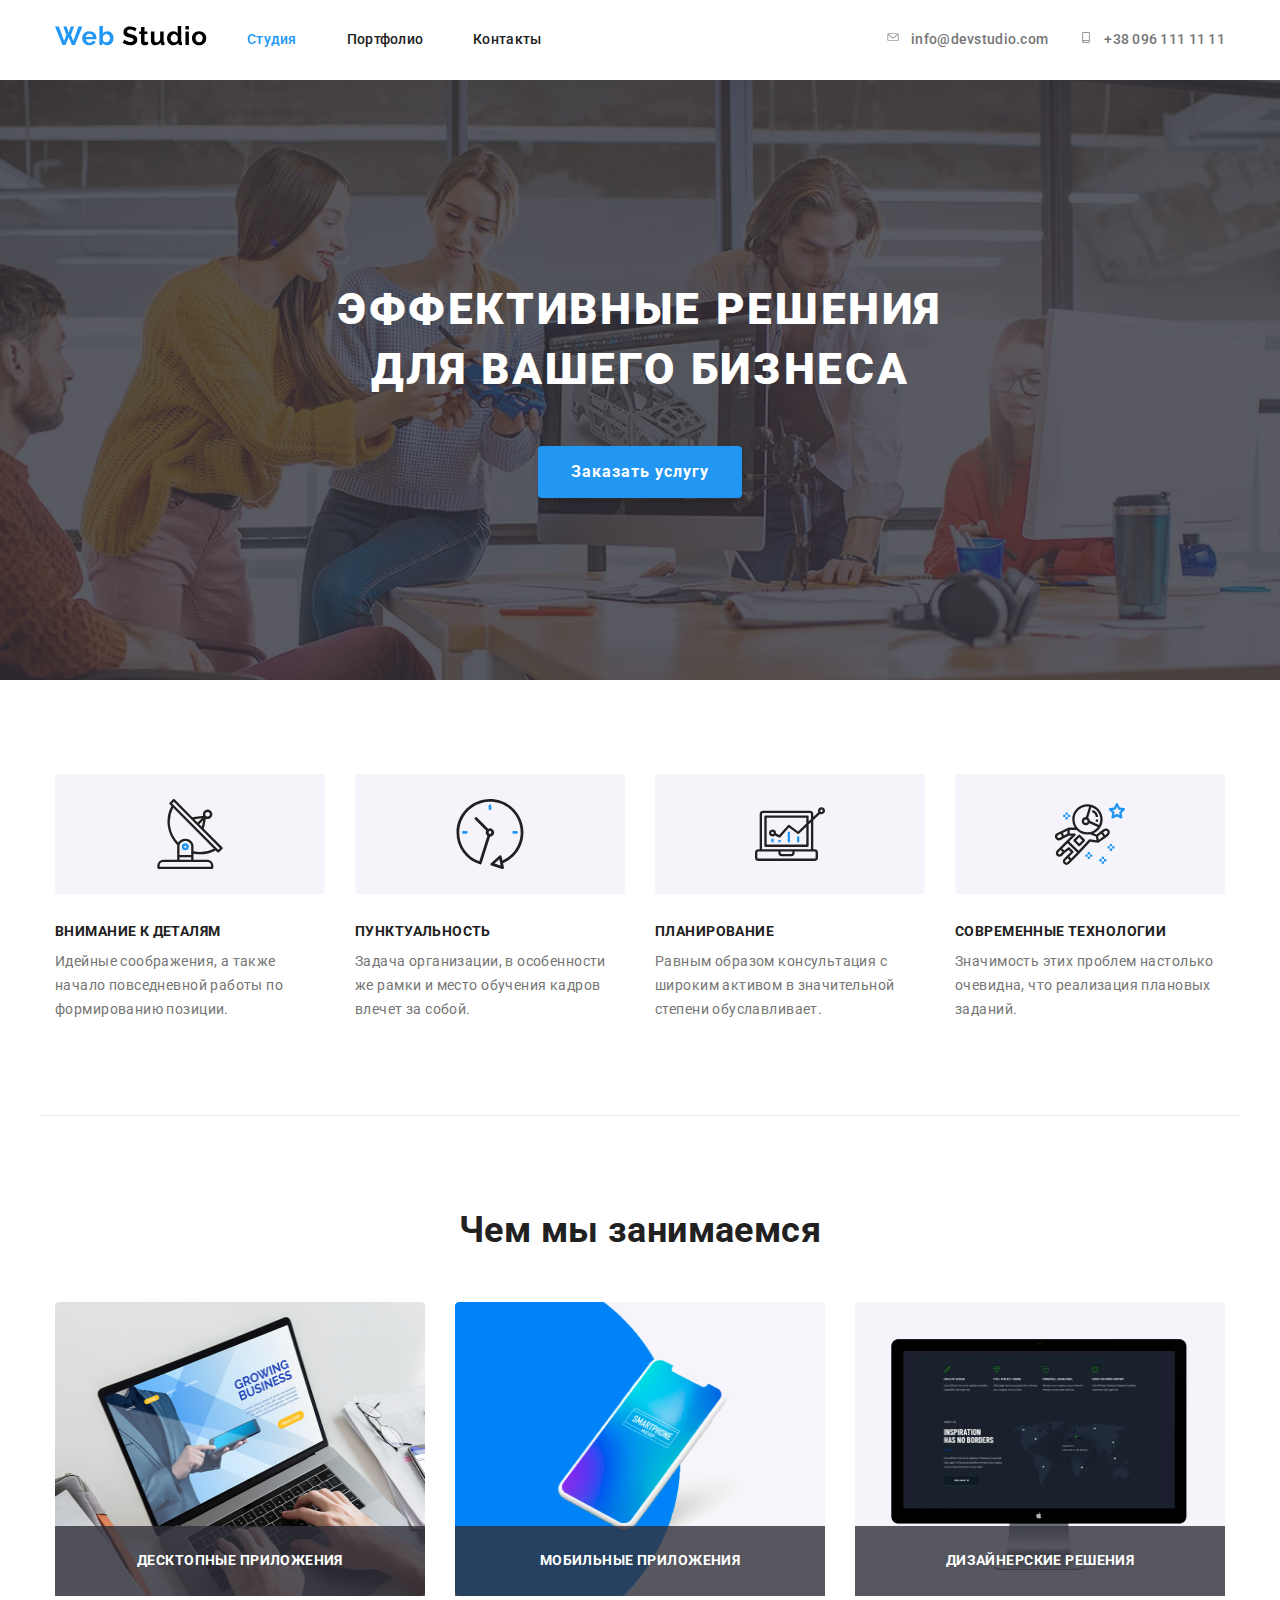
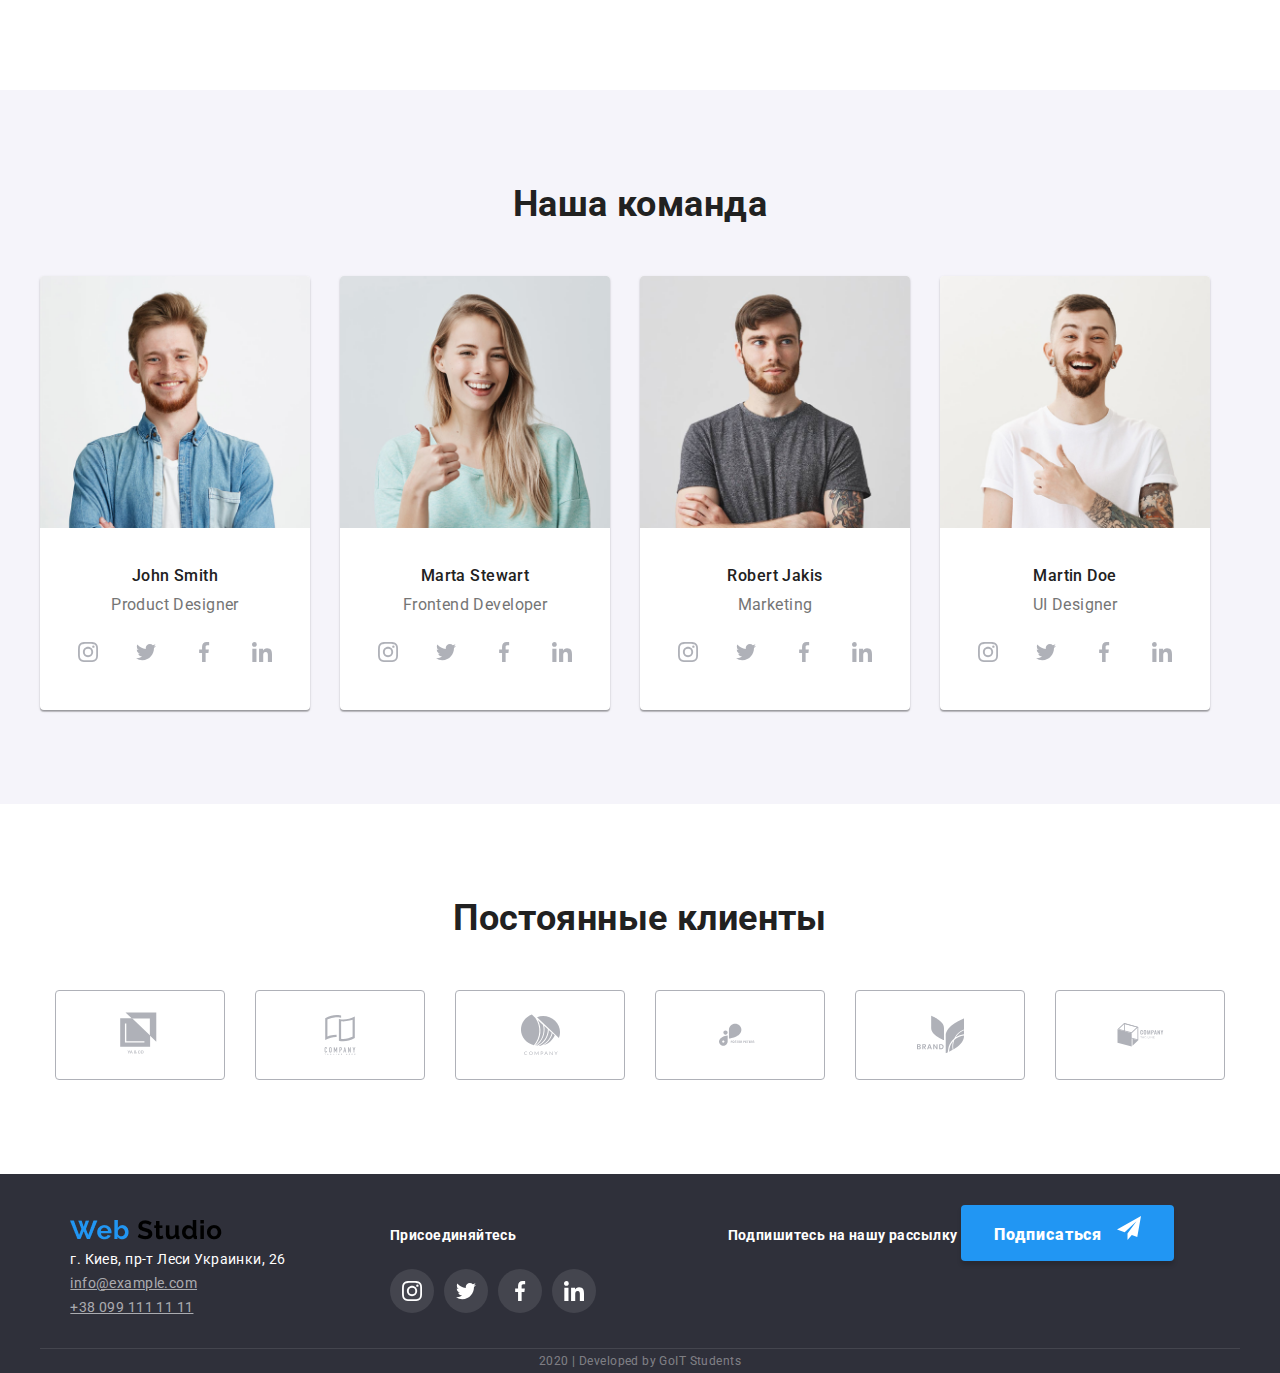
<file: index.html>
<!DOCTYPE html>
<html lang="ru">
  <head>
    <meta charset="UTF-8" />
    <meta name="viewport" content="width=device-width, initial-scale=1.0" />
    <title>Document</title>
    <link
      href="https://fonts.googleapis.com/css2?family=Roboto:wght@400;500;700;900&display=swap"
      rel="stylesheet"
    />
    <link
      rel="stylesheet"
      href="https://cdnjs.cloudflare.com/ajax/libs/modern-normalize/0.6.0/modern-normalize.min.css"
    />
    <link rel="stylesheet" href="./css/styles.css" />
  </head>

  <body>
    <!-- Шапка сайта -->
    <header class="header">
      <nav class="hat">
        <a href="/"><img src="./image/logo.svg" alt="Логотип компании" /></a>

        <ul class="site-nav">
          <li class="item"><a href="" class="link current">Студия</a></li>
          <li class="item">
            <a href="./portfolio.html" class="link">Портфолио</a>
          </li>
          <li class="item"><a href="" class="link">Контакты</a></li>
        </ul>

        <ul class="contacts-nav">
          <li class="item">
            <a href="" class="link">
              <svg class="item-contacts" width="16" height="11">
                <use href="./image/symbol-defs.svg#icon-envelope"></use>
              </svg>
              info@devstudio.com</a
            >
          </li>
          <li class="item">
            <a href="" class="link"
              ><svg class="item-contacts" width="16" height="11">
                <use href="./image/symbol-defs.svg#icon-smartphone"></use>
              </svg>
              +38 096 111 11 11</a
            >
          </li>
        </ul>
      </nav>
    </header>

    <main>
      <!-- Герой -->
      <section class="hero">
        <h1 class="hero-title">
          Эффективные решения <br />
          для вашего бизнеса
        </h1>
        <a href="" class="button main">Заказать услугу</a>
      </section>

      <!-- Преимущества -->
      <section class="section">
        <div class="container first">
          <ul class="flex-container">
            <li class="flex-elements-first">
              <div class="box-icon-advantage">
                <svg class="icon-advantage" width="70" height="70">
                  <use href="./image/symbol-defs.svg#icon-antenna-1-1"></use>
                </svg>
              </div>
              <h2 class="section-title">Внимание к деталям</h2>
              <p>
                Идейные соображения, а также начало повседневной работы по
                формированию позиции.
              </p>
            </li>

            <li class="flex-elements-first">
              <div class="box-icon-advantage">
                <svg class="icon-advantage" width="70" height="70">
                  <use href="./image/symbol-defs.svg#icon-clock-1-1"></use>
                </svg>
              </div>
              <h2 class="section-title">Пунктуальность</h2>
              <p>
                Задача организации, в особенности же рамки и место обучения
                кадров влечет за собой.
              </p>
            </li>
            <li class="flex-elements-first">
              <div class="box-icon-advantage">
                <svg class="icon-advantage" width="70" height="70">
                  <use href="./image/symbol-defs.svg#icon-diagram-1-1"></use>
                </svg>
              </div>
              <h2 class="section-title">Планирование</h2>
              <p>
                Равным образом консультация с широким активом в значительной
                степени обуславливает.
              </p>
            </li>
            <li class="flex-elements-first">
              <div class="box-icon-advantage">
                <svg class="icon-advantage" width="70" height="70">
                  <use href="./image/symbol-defs.svg#icon-astronaut-1-1"></use>
                </svg>
              </div>
              <h2 class="section-title">Современные технологии</h2>
              <p>
                Значимость этих проблем настолько очевидна, что реализация
                плановых заданий.
              </p>
            </li>
          </ul>
        </div>
      </section>

      <!-- Чем мы занимаемся -->
      <section class="section">
        <div class="container second">
          <h3>Чем мы занимаемся</h3>

          <ul class="flex-container">
            <li class="flex-elements-second">
              <div class="flex-elements-subtitle">
                <img
                  src="./image/desktop.png"
                  alt="Фото ноутбука"
                  width="370"
                  height="294"
                />
                <div class="subtitle">
                  <h4 class="subtitle-section">Десктопные приложения</h4>
                </div>
              </div>
            </li>

            <li class="flex-elements-second">
              <div class="flex-elements-subtitle">
                <img
                  src="./image/smartphone.png"
                  alt="Фото смартфона"
                  width="370"
                  height="294"
                />
                <div class="subtitle">
                  <h4 class="subtitle-section">Мобильные приложения</h4>
                </div>
              </div>
            </li>

            <li class="flex-elements-second">
              <div class="flex-elements-subtitle">
                <img
                  src="./image/computer.png"
                  alt="Фото компьютера"
                  width="370"
                  height="294"
                />
                <div class="subtitle">
                  <h4 class="subtitle-section">Дизайнерские решения</h4>
                </div>
              </div>
            </li>
          </ul>
        </div>
      </section>

      <section class="section third">
        <div class="container-third">
          <h3 class="our-team-text">Наша команда</h3>
          <ul class="flex-container">
            <li class="flex-elements-third">
              <img
                src="./image/john's-photo.png"
                alt="Product Designer photo"
                width="270"
              />
              <h4 class="section-name" lang="en">John Smith</h4>
              <p class="section-specialty" lang="en">Product Designer</p>
              <ul class="flex-container-team">
                <li class="flex-elements-team">
                  <a
                    href=""
                    class="social-networking"
                    aria-label="Ссылка на Instagram"
                    ><svg class="social" width="20" height="20">
                      <use
                        href="./image/symbol-defs.svg#icon-instagram-2"
                      ></use>
                    </svg>
                  </a>
                </li>
                <li class="flex-elements-team">
                  <a
                    href=""
                    class="social-networking"
                    aria-label="Ссылка на Twitter"
                    ><svg class="social" width="20" height="20">
                      <use href="./image/symbol-defs.svg#icon-twitter-1"></use>
                    </svg>
                  </a>
                </li>
                <li class="flex-elements-team">
                  <a
                    href=""
                    class="social-networking"
                    aria-label="Ссылка на Facebook"
                    ><svg class="social" width="20" height="20">
                      <use href="./image/symbol-defs.svg#icon-facebook-1"></use>
                    </svg>
                  </a>
                </li>
                <li class="flex-elements-team">
                  <a
                    href=""
                    class="social-networking"
                    aria-label="Ссылка на LinkedIn"
                    ><svg class="social" width="20" height="20">
                      <use href="./image/symbol-defs.svg#icon-linkedin-1"></use>
                    </svg>
                  </a>
                </li>
              </ul>
            </li>
            <li class="flex-elements-third">
              <img
                src="./image/marta's-photo.png"
                alt="Frontend Developer
              photo"
                width="270"
              />
              <h4 class="section-name" lang="en">Marta Stewart</h4>
              <p class="section-specialty" lang="en">Frontend Developer</p>
              <ul class="flex-container-team">
                <li class="flex-elements-team">
                  <a
                    href=""
                    class="social-networking"
                    aria-label="Ссылка на Instagram"
                    ><svg class="social" width="20" height="20">
                      <use
                        href="./image/symbol-defs.svg#icon-instagram-2"
                      ></use>
                    </svg>
                  </a>
                </li>
                <li class="flex-elements-team">
                  <a
                    href=""
                    class="social-networking"
                    aria-label="Ссылка на Twitter"
                    ><svg class="social" width="20" height="20">
                      <use href="./image/symbol-defs.svg#icon-twitter-1"></use>
                    </svg>
                  </a>
                </li>
                <li class="flex-elements-team">
                  <a
                    href=""
                    class="social-networking"
                    aria-label="Ссылка на Facebook"
                    ><svg class="social" width="20" height="20">
                      <use href="./image/symbol-defs.svg#icon-facebook-1"></use>
                    </svg>
                  </a>
                </li>
                <li class="flex-elements-team">
                  <a
                    href=""
                    class="social-networking"
                    aria-label="Ссылка на LinkedIn"
                    ><svg class="social" width="20" height="20">
                      <use href="./image/symbol-defs.svg#icon-linkedin-1"></use>
                    </svg>
                  </a>
                </li>
              </ul>
            </li>
            <li class="flex-elements-third">
              <img
                src="./image/robert's-photo.png"
                alt="Marketing photo"
                width="270"
              />
              <h4 class="section-name" lang="en">Robert Jakis</h4>
              <p class="section-specialty" lang="en">Marketing</p>
              <ul class="flex-container-team">
                <li class="flex-elements-team">
                  <a
                    href=""
                    class="social-networking"
                    aria-label="Ссылка на Instagram"
                    ><svg class="social" width="20" height="20">
                      <use
                        href="./image/symbol-defs.svg#icon-instagram-2"
                      ></use>
                    </svg>
                  </a>
                </li>
                <li class="flex-elements-team">
                  <a
                    href=""
                    class="social-networking"
                    aria-label="Ссылка на Twitter"
                    ><svg class="social" width="20" height="20">
                      <use href="./image/symbol-defs.svg#icon-twitter-1"></use>
                    </svg>
                  </a>
                </li>
                <li class="flex-elements-team">
                  <a
                    href=""
                    class="social-networking"
                    aria-label="Ссылка на Facebook"
                    ><svg class="social" width="20" height="20">
                      <use href="./image/symbol-defs.svg#icon-facebook-1"></use>
                    </svg>
                  </a>
                </li>
                <li class="flex-elements-team">
                  <a
                    href=""
                    class="social-networking"
                    aria-label="Ссылка на LinkedIn"
                    ><svg class="social" width="20" height="20">
                      <use href="./image/symbol-defs.svg#icon-linkedin-1"></use>
                    </svg>
                  </a>
                </li>
              </ul>
            </li>
            <li class="flex-elements-third">
              <img
                src="./image/martin's-photo.png"
                alt="UI Designer photo"
                width="270"
              />
              <h4 class="section-name" lang="en">Martin Doe</h4>
              <p class="section-specialty" lang="en">UI Designer</p>
              <ul class="flex-container-team">
                <li class="flex-elements-team">
                  <a
                    href=""
                    class="social-networking"
                    aria-label="Ссылка на Instagram"
                    ><svg class="social" width="20" height="20">
                      <use
                        href="./image/symbol-defs.svg#icon-instagram-2"
                      ></use>
                    </svg>
                  </a>
                </li>
                <li class="flex-elements-team">
                  <a
                    href=""
                    class="social-networking"
                    aria-label="Ссылка на Twitter"
                    ><svg class="social" width="20" height="20">
                      <use href="./image/symbol-defs.svg#icon-twitter-1"></use>
                    </svg>
                  </a>
                </li>
                <li class="flex-elements-team">
                  <a
                    href=""
                    class="social-networking"
                    aria-label="Ссылка на Facebook"
                    ><svg class="social" width="20" height="20">
                      <use href="./image/symbol-defs.svg#icon-facebook-1"></use>
                    </svg>
                  </a>
                </li>
                <li class="flex-elements-team">
                  <a
                    href=""
                    class="social-networking"
                    aria-label="Ссылка на LinkedIn"
                    ><svg class="social" width="20" height="20">
                      <use href="./image/symbol-defs.svg#icon-linkedin-1"></use>
                    </svg>
                  </a>
                </li>
              </ul>
            </li>
          </ul>
        </div>
      </section>

      <!-- Постоянные клиенты -->
      <section class="section">
        <div class="container fourth">
          <h3>Постоянные клиенты</h3>

          <ul class="flex-container-clients">
            <li class="flex-elements-clients">
              <a
                href=""
                class="section-regulars"
                aria-label="Логотип компании YA&CO"
              >
                <svg class="flex-logo" width="44" height="49">
                  <use href="./image/symbol-defs.svg#icon-logo-1-1"></use>
                </svg>
              </a>
            </li>
            <li class="flex-elements-clients">
              <a
                href=""
                class="section-regulars"
                aria-label="Логотип компании Tagline Here Copmany"
                ><svg class="flex-logo" width="40" height="52">
                  <use href="./image/symbol-defs.svg#icon-logo-2-1"></use>
                </svg>
              </a>
            </li>
            <li class="flex-elements-clients">
              <a
                href=""
                class="section-regulars"
                aria-label="Логотип компании Company"
                ><svg class="flex-logo" width="41" height="42">
                  <use href="./image/symbol-defs.svg#icon-logo-3-1"></use>
                </svg>
              </a>
            </li>
            <li class="flex-elements-clients">
              <a
                href=""
                class="section-regulars"
                aria-label="Логотип компании Foster Peters"
              >
                <svg class="flex-logo" width="80" height="42">
                  <use href="./image/symbol-defs.svg#icon-logo-4-1"></use>
                </svg>
              </a>
            </li>
            <li class="flex-elements-clients">
              <a
                href=""
                class="section-regulars"
                aria-label="Логотип компании Brand"
                ><svg class="flex-logo" width="59" height="47">
                  <use href="./image/symbol-defs.svg#icon-logo-5-2"></use>
                </svg>
              </a>
            </li>
            <li class="flex-elements-clients">
              <a
                href=""
                class="section-regulars"
                aria-label="Логотип компании Tag Line"
                ><svg class="flex-logo" width="89" height="46">
                  <use href="./image/symbol-defs.svg#icon-logo-6-2"></use>
                </svg>
              </a>
            </li>
          </ul>
        </div>
      </section>
    </main>

    <!-- Футер -->
    <footer class="footer">
      <div class="flex-footer">
        <div class="address-block">
          <a href="/"><img src="./image/logo.png" alt="Логотип компании" /></a>
          <address class="address">
            г. Киев, пр-т Леси Украинки, 26
            <ul class="contacts-footer">
              <li><a href="" class="contacts">info@example.com</a></li>
              <li><a href="" class="contacts">+38 099 111 11 11</a></li>
            </ul>
          </address>
        </div>

        <div class="join-block">
          <b class="our-socials">Присоединяйтесь</b>
          <ul class="join-links-list">
            <li class="join-links-item">
              <a href="" class="socials-link" aria-label="Ссылка на Instagram">
                <svg width="20" height="20">
                  <use href="./image/symbol-defs.svg#icon-instagram-2-1"></use>
                </svg>
              </a>
            </li>
            <li class="join-links-item">
              <a href="" class="socials-link" aria-label="Ссылка на Twitter">
                <svg width="20" height="20">
                  <use href="./image/symbol-defs.svg#icon-twitter-1-1"></use>
                </svg>
              </a>
            </li>
            <li class="join-links-item">
              <a href="" class="socials-link" aria-label="Ссылка на Facebook">
                <svg width="20" height="20">
                  <use href="./image/symbol-defs.svg#icon-facebook-1-1"></use>
                </svg>
              </a>
            </li>
            <li class="join-links-item">
              <a href="" class="socials-link" aria-label="Ссылка на LinkedIn">
                <svg width="20" height="20">
                  <use href="./image/symbol-defs.svg#icon-linkedin-1-1"></use>
                </svg>
              </a>
            </li>
          </ul>
        </div>

        <div class="subscribe">
          <b class="our-socials">Подпишитесь на нашу рассылку</b>
          <a href="" class="button secondary"
            >Подписаться
            <svg class="icon-send" width="24" height="24">
              <use href="./image/symbol-defs.svg#icon-icon-send-1"></use>
            </svg>
          </a>
        </div>
      </div>
      <p class="developed">2020 | Developed by GoIT Students</p>
    </footer>
  </body>
</html>
</file>
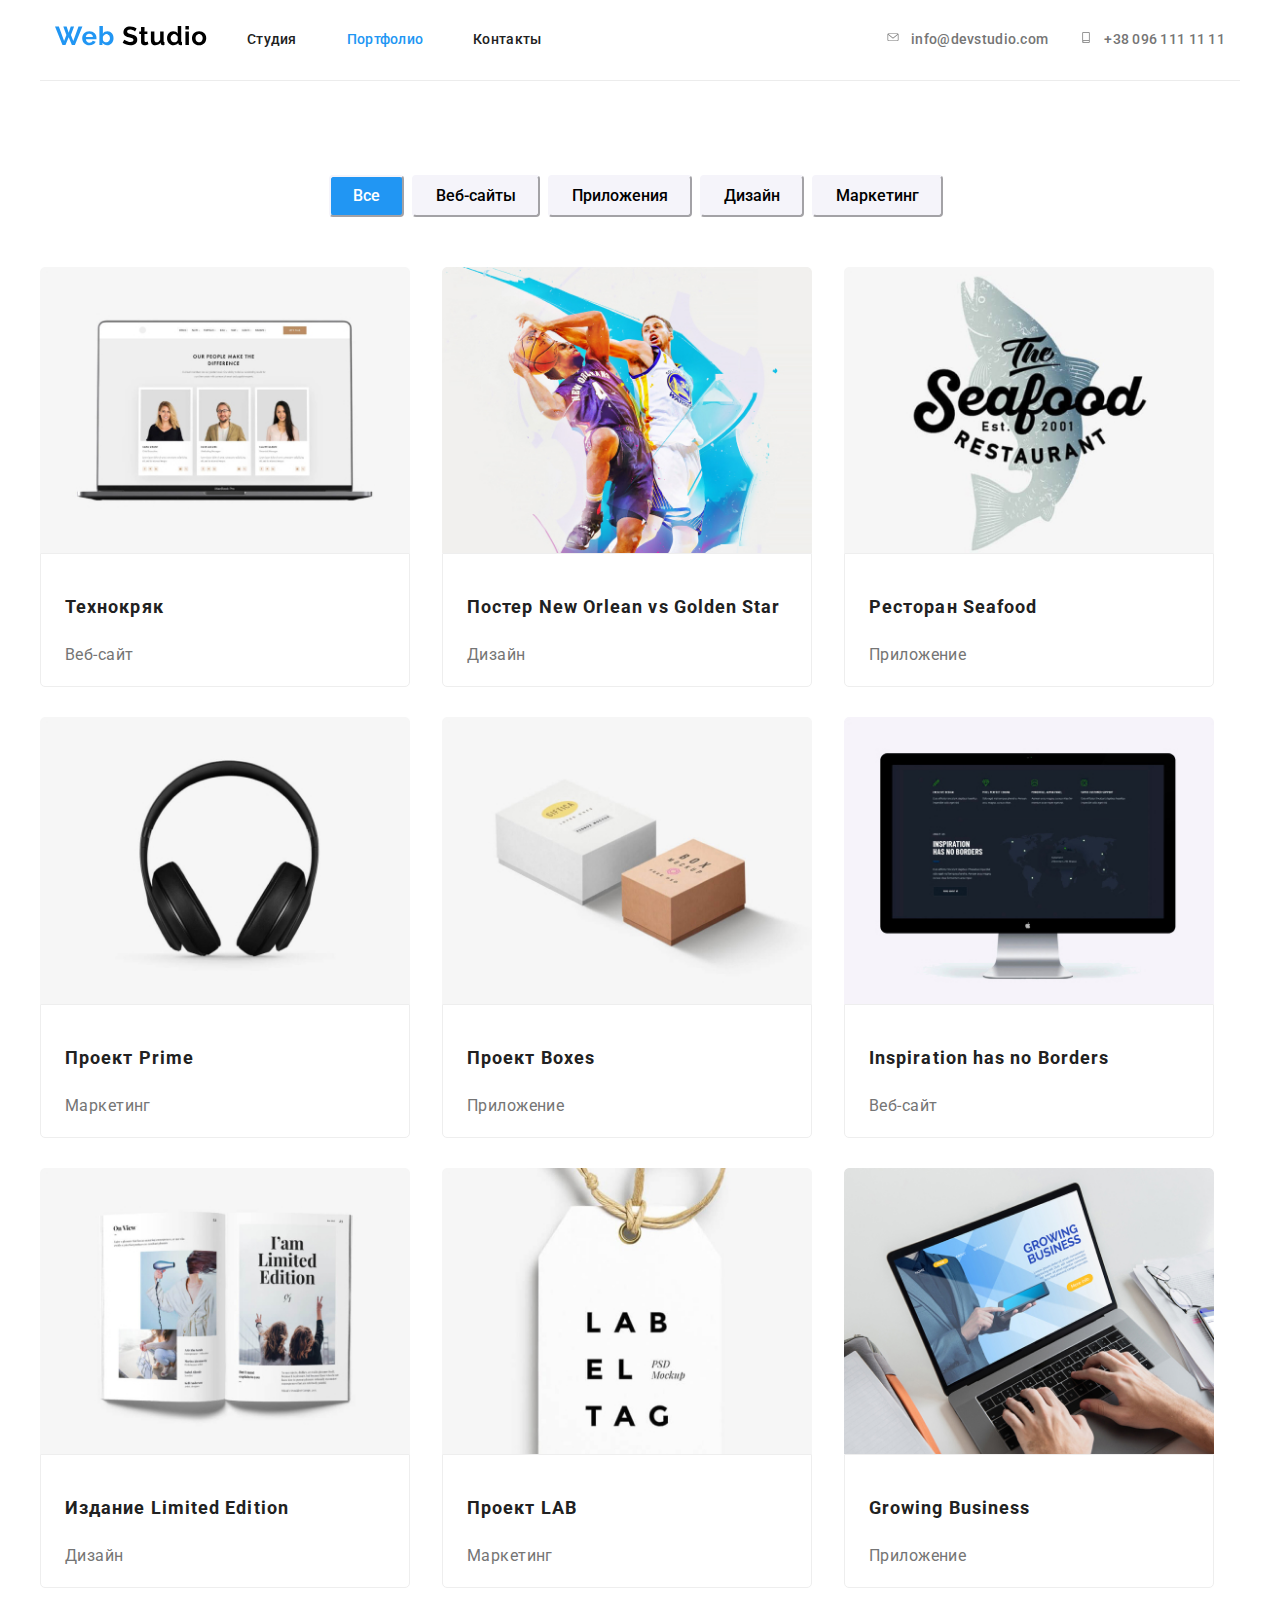
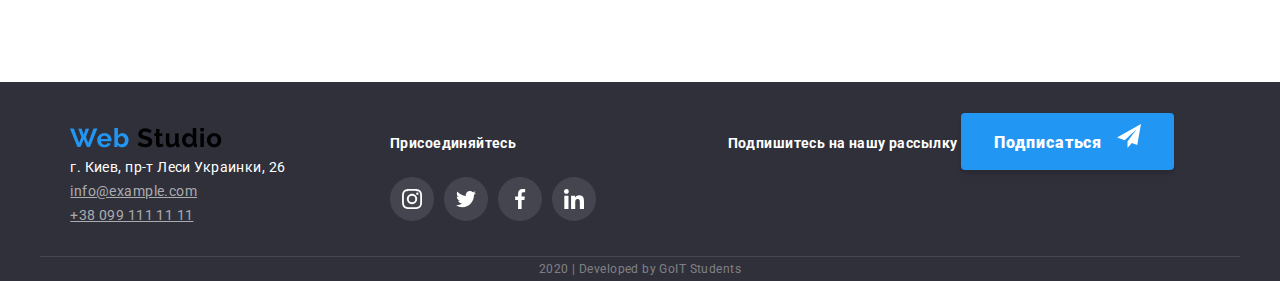
<file: portfolio.html>
<!DOCTYPE html>
<html lang="ru">
  <head>
    <meta charset="UTF-8" />
    <meta name="viewport" content="width=device-width, initial-scale=1.0" />
    <title>Document</title>
    <link
      href="https://fonts.googleapis.com/css2?family=Roboto:wght@400;500;700;900&display=swap"
      rel="stylesheet"
    />
    <link
      rel="stylesheet"
      href="https://cdnjs.cloudflare.com/ajax/libs/modern-normalize/0.6.0/modern-normalize.min.css"
    />
    <link rel="stylesheet" href="./css/styles.css" />
  </head>

  <body>
    <!-- Шапка сайта -->

    <header>
      <nav class="hat portfolio">
        <a href="/"><img src="./image/logo.svg" alt="Логотип компании" /></a>

        <ul class="site-nav">
          <li class="item"><a href="./index.html" class="link">Студия</a></li>
          <li class="item">
            <a href="./portfolio.html" class="link current">Портфолио</a>
          </li>
          <li class="item"><a href="" class="link">Контакты</a></li>
        </ul>

        <ul class="contacts-nav">
          <li class="item">
            <a href="" class="link">
              <svg class="item-contacts" width="16" height="11">
                <use href="./image/symbol-defs.svg#icon-envelope"></use>
              </svg>
              info@devstudio.com</a
            >
          </li>
          <li class="item">
            <a href="" class="link"
              ><svg class="item-contacts" width="16" height="11">
                <use href="./image/symbol-defs.svg#icon-smartphone"></use>
              </svg>
              +38 096 111 11 11</a
            >
          </li>
        </ul>
      </nav>
    </header>

    <!-- Портфолио-->

    <main class="container-portfolio-page">
      <section class="section">
        <div class="first-container">
          <!-- <h1>Наше портфолио</h1> -->

          <!-- Первый список -->
          <ul class="flex-container-button">
            <li class="flex-element-button">
              <button type="button" class="list current">Все</button>
            </li>
            <li class="flex-element-button">
              <button type="button" class="list">Веб-сайты</button>
            </li>
            <li class="flex-element-button">
              <button type="button" class="list">Приложения</button>
            </li>
            <li class="flex-element-button">
              <button type="button" class="list">Дизайн</button>
            </li>
            <li class="flex-element-button">
              <button type="button" class="list">Маркетинг</button>
            </li>
          </ul>
        </div>

        <!-- Второй список-->
        <div class="portfolio-container">
          <ul class="portfolio-cards">
            <li class="portfolio-elements">
              <div class="portfolio-overlay">
              <a href="">
                <img
                  class="portfolio-image"
                  src="./image/technokriyk.jpg"
                  alt="Технокряк фото"
                  width="370"
                />
                <div class="text-overlay">
                  <p class="text">
                    Технокряк это современная площадка распространения
                    коронавируса. Компании используют эту платформу для цифрового
                    шпионажа и атак на защищённые сервера конкурентов.
                  </p>
                </div>
                </div>
                
                <div class="cards">
                  <h2 class="section-label">Технокряк</h2>
                  <p class="section-type">Веб-сайт</p>
                </div>
              </a>
            </li>

            <li class="portfolio-elements">
              <div class="portfolio-overlay">
              <a href="">
                <img
                  class="portfolio-image"
                  src="./image/poster.jpg"
                  alt="Постер New Orlean vs Golden Star"
                  width="370"
                />
                  <div class="text-overlay">
                    <p class="text">
                      Технокряк это современная площадка распространения
                      коронавируса. Компании используют эту платформу для цифрового
                      шпионажа и атак на защищённые сервера конкурентов.
                    </p>
                  </div>
                </div>
                <div class="cards">
                  <h2 class="section-label">
                    Постер New Orlean vs Golden Star
                  </h2>
                  <p class="section-type">Дизайн</p>
                </div>
              </a>
            </li>

            <li class="portfolio-elements">
              <div class="portfolio-overlay">
              <a href="">
                <img
                  class="portfolio-image"
                  src="./image/seafood-restaurant.jpg"
                  alt="Ресторан Seafood фото"
                  width="370"
                />
                  <div class="text-overlay">
                    <p class="text">
                      Технокряк это современная площадка распространения
                      коронавируса. Компании используют эту платформу для цифрового
                      шпионажа и атак на защищённые сервера конкурентов.
                    </p>
                  </div>
                </div>
                <div class="cards">
                  <h2 class="section-label">Ресторан Seafood</h2>
                  <p class="section-type">Приложение</p>
                </div>
              </a>
            </li>

            <li class="portfolio-elements">
              <div class="portfolio-overlay">
              <a href="">
                <img
                  class="portfolio-image"
                  src="./image/prime-project.jpg"
                  alt="Проект Prime фото"
                  width="370"
                />
                  <div class="text-overlay">
                    <p class="text">
                      Технокряк это современная площадка распространения
                      коронавируса. Компании используют эту платформу для цифрового
                      шпионажа и атак на защищённые сервера конкурентов.
                    </p>
                  </div>
                  </div>
                <div class="cards">
                  <h2 class="section-label">Проект Prime</h2>
                  <p class="section-type">Маркетинг</p>
                </div>
              </a>
            </li>

            <li class="portfolio-elements">
              <div class="portfolio-overlay">
              <a href="">
                <img
                  class="portfolio-image"
                  src="./image/boxes-project.jpg"
                  alt="Проект Boxes фото"
                  width="370"
                />
                  <div class="text-overlay">
                    <p class="text">
                      Технокряк это современная площадка распространения
                      коронавируса. Компании используют эту платформу для цифрового
                      шпионажа и атак на защищённые сервера конкурентов.
                    </p>
                  </div>
                </div>
                <div class="cards">
                  <h2 class="section-label">Проект Boxes</h2>
                  <p class="section-type">Приложение</p>
                </div>
              </a>
            </li>

            <li class="portfolio-elements">
              <div class="portfolio-overlay">
              <a href="">
                <img
                  class="portfolio-image"
                  src="./image/Inspiration-has-no-borders.jpg"
                  alt="Inspiration has no Borders фото"
                  width="370"
                />
                  <div class="text-overlay">
                    <p class="text">
                      Технокряк это современная площадка распространения
                      коронавируса. Компании используют эту платформу для цифрового
                      шпионажа и атак на защищённые сервера конкурентов.
                    </p>
                  </div>
                </div>
                <div class="cards">
                  <h2 class="section-label">Inspiration has no Borders</h2>
                  <p class="section-type">Веб-сайт</p>
                </div>
              </a>
            </li>

            <li class="portfolio-elements">
              <div class="portfolio-overlay">
              <a href="">
                <img
                  class="portfolio-image"
                  src="./image/limited-edition.jpg"
                  alt="Издание Limited Edition фото"
                  width="370"
                />
                  <div class="text-overlay">
                    <p class="text">
                      Технокряк это современная площадка распространения
                      коронавируса. Компании используют эту платформу для цифрового
                      шпионажа и атак на защищённые сервера конкурентов.
                    </p>
                  </div>
                </div>
                <div class="cards">
                  <h2 class="section-label">Издание Limited Edition</h2>
                  <p class="section-type">Дизайн</p>
                </div>
              </a>
            </li>

            <li class="portfolio-elements">
              <div class="portfolio-overlay">
              <a href="">
                <img
                  class="portfolio-image"
                  src="./image/lab-project.jpg"
                  alt="Проект LAB фото"
                  width="370"
                />
                  <div class="text-overlay">
                    <p class="text">
                      Технокряк это современная площадка распространения
                      коронавируса. Компании используют эту платформу для цифрового
                      шпионажа и атак на защищённые сервера конкурентов.
                    </p>
                  </div>
                </div>
                <div class="cards">
                  <h2 class="section-label">Проект LAB</h2>
                  <p class="section-type">Маркетинг</p>
                </div>
              </a>
            </li>

            <li class="portfolio-elements">
              <div class="portfolio-overlay">
              <a href="">
                <img
                  class="portfolio-image"
                  src="./image/growing-business.jpg"
                  alt="Growing Business фото"
                  width="370"
                />
                  <div class="text-overlay">
                    <p class="text">
                      Технокряк это современная площадка распространения
                      коронавируса. Компании используют эту платформу для цифрового
                      шпионажа и атак на защищённые сервера конкурентов.
                    </p>
                  </div>
                </div>
                <div class="cards">
                  <h2 class="section-label">Growing Business</h2>
                  <p class="section-type">Приложение</p>
                </div>
              </a>
            </li>
          </ul>
        </div>
      </section>
    </main>

    <!-- Футер -->
    <footer class="footer">
      <div class="flex-footer">
        <div class="address-block">
          <a href="/"><img src="./image/logo.png" alt="Логотип компании" /></a>
          <address class="address">
            г. Киев, пр-т Леси Украинки, 26
            <ul class="contacts-footer">
              <li><a href="" class="contacts">info@example.com</a></li>
              <li><a href="" class="contacts">+38 099 111 11 11</a></li>
            </ul>
          </address>
        </div>

        <div class="join-block">
          <b class="our-socials">Присоединяйтесь</b>
          <ul class="join-links-list">
            <li class="join-links-item">
              <a href="" class="socials-link" aria-label="Ссылка на Instagram">
                <svg width="20" height="20">
                  <use href="./image/symbol-defs.svg#icon-instagram-2-1"></use>
                </svg>
              </a>
            </li>
            <li class="join-links-item">
              <a href="" class="socials-link" aria-label="Ссылка на Twitter">
                <svg width="20" height="20">
                  <use href="./image/symbol-defs.svg#icon-twitter-1-1"></use>
                </svg>
              </a>
            </li>
            <li class="join-links-item">
              <a href="" class="socials-link" aria-label="Ссылка на Facebook">
                <svg width="20" height="20">
                  <use href="./image/symbol-defs.svg#icon-facebook-1-1"></use>
                </svg>
              </a>
            </li>
            <li class="join-links-item">
              <a href="" class="socials-link" aria-label="Ссылка на LinkedIn">
                <svg width="20" height="20">
                  <use href="./image/symbol-defs.svg#icon-linkedin-1-1"></use>
                </svg>
              </a>
            </li>
          </ul>
        </div>

        <div class="subscribe">
          <b class="our-socials">Подпишитесь на нашу рассылку</b>
          <a href="" class="button secondary"
            >Подписаться
            <svg class="icon-send" width="24" height="24">
              <use href="./image/symbol-defs.svg#icon-icon-send-1"></use>
            </svg>
          </a>
        </div>
      </div>
      <p class="developed">2020 | Developed by GoIT Students</p>
    </footer>
  </body>
</html>
</file>
<file: css/styles.css>
/* цвет основного текста #757575 */
/* вторичный цвет текста #212121 */
/* белый цвет #FFFFFF */
/* акцент #2196F3 */
/* цвет контактов в футере rgba(255, 255, 255, 0.6); */
/* цвет иконок #AFB1B8 */
/* цвет нижней строки о разработчиках rgba(255, 255, 255, 0.4) */

:root {
  --primary-text-color: #757575;
  --title-text-color: #212121;
  --primary-white-color: #ffffff;
  --accent-color: #2196f3;
  --contacts-footer-color: rgba(255, 255, 255, 0.6);
  --icons-color: #afb1b8;
}

::before,
::after {
  box-sizing: inherit;
}

body {
  color: var(--primary-text-color);
  background-color: #ffffff;

  font-family: Roboto, sans-serif;
  letter-spacing: 0.03em;
  font-weight: 400;
  font-size: 14px;
  line-height: 1.7;
}

ul {
  list-style: none;
  padding: 0;
  margin: 0;
}

h3 {
  color: var(--title-text-color);
  font-weight: 700;
  font-size: 36px;
  line-height: 1.16;
  text-align: center;

  margin-top: 0;
  margin-bottom: 50px;
}

p,
h4 {
  margin-top: 0;
}

/* Header */

.hat {
  display: flex;
  align-items: center;

  width: 1200px;
  padding-left: 15px;
  padding-right: 15px;
  margin-left: auto;
  margin-right: auto;
  /* outline: 2px solid red; */
}

.first p {
  margin-bottom: 0;
}

.first h2 {
  margin-top: 30px;
}

.first {
  padding-top: 94px;
  padding-bottom: 94px;
  border-bottom: 1px solid #ececec;
}

.second {
  padding-top: 94px;
  padding-bottom: 94px;
}

/* Site nav*/

.site-nav {
  display: flex;
  margin-left: 40px;
}

.site-nav .item {
  display: flex;
}

.site-nav .item + .item {
  margin-left: 50px;
}

.link {
  color: var(--title-text-color);

  position: relative;

  display: flex;
  padding-top: 32px;
  padding-bottom: 32px;

  font-weight: 500;
  font-size: 14px;
  line-height: 1.14;
  letter-spacing: 0.02em;
  text-decoration: none;
  transition: 250ms cubic-bezier(0.4, 0, 0.2, 1);
}

.link.current::after {
  position: absolute;
  left: 0;
  bottom: 0;
  content: "";
  display: block;
  width: 100%;
  height: 4px;
  border-radius: 2px;
  background-color: var(--accent-color);
  opacity: 0;
}

.link:hover,
.link:focus {
  color: var(--accent-color);
}

.link.current {
  color: var(--accent-color);
}

.link.current:hover::after {
  opacity: 1;
}
/*Contacts nav*/

.contacts-nav {
  display: flex;
  margin-left: auto;
}

.contacts-nav .item + .item {
  margin-left: 30px;
}

.contacts-nav .link {
  font-weight: 500;
  font-size: 14px;
  line-height: 1.14;
  letter-spacing: 0.02em;
  text-decoration: none;
  color: var(--primary-text-color);
  transition: 250ms cubic-bezier(0.4, 0, 0.2, 1);
}

.contacts-nav .link:hover,
.contacts-nav .link:focus {
  color: var(--accent-color);
  transform: scale(1.2);
}

.item-contacts {
  margin-right: 10px;
  fill: currentColor;
}

.item-contacts:hover,
.item-contacts:focus {
  fill: var(--accent-color);
}

/*Hero*/

.hero {
  max-width: 1600px;
  height: 600px;
  margin-right: auto;
  margin-left: auto;
  background-image: linear-gradient(
      rgba(47, 48, 58, 0.8),
      rgba(47, 48, 58, 0.8)
    ),
    url("../image/hero.jpg");
  background-repeat: no-repeat;
  background-size: cover;
  background-position: center;

  text-align: center;
}

.hero-title {
  color: var(--primary-white-color);

  display: block;
  text-align: center;
  margin-top: 0;
  margin-bottom: 46px;
  padding-top: 200px;

  font-weight: 900;
  font-size: 44px;
  line-height: 1.36;
  letter-spacing: 0.06em;
  text-transform: uppercase;
}

/*Section*/

.section-title {
  color: var(--title-text-color);
  margin-top: 0;
  margin-bottom: 10px;

  font-weight: 700;
  font-size: 14px;
  line-height: 1.14;
  text-transform: uppercase;
}

/*Advantage*/

.flex-container {
  display: flex;
  justify-content: center;
  align-items: center;
}

.flex-elements-first {
  margin-right: 30px;
  display: block;
  align-items: center;
  justify-content: center;
}

.flex-elements-first:nth-child(4n) {
  margin-right: 0;
}

.box-icon-advantage {
  display: flex;
  align-items: center;
  justify-content: center;
  width: 270px;
  height: 120px;
  background-color: #f5f4fa;
  border-radius: 4px;
}

.icon-advantage {
  display: flex;
  align-items: center;
  justify-content: center;
}

.section .icons {
  color: var(--title-text-color);
}

.section .icons:focus {
  color: var(--primary-white-color);
}

/*Our work*/

.flex-elements-second {
  margin-right: 30px;
}

.flex-elements-second:nth-child(3n) {
  margin-right: 0;
}

.flex-elements-subtitle {
  position: relative;
  width: 370px;
  height: 294px;
  margin-top: 0;
  margin-bottom: 0;
}

.subtitle {
  position: absolute;
  bottom: 0px;
}

.subtitle-section {
  display: flex;
  align-items: center;
  justify-content: center;
  margin: 0;
  padding-top: 27px;
  padding-bottom: 27px;
  width: 370px;
  height: 70px;
  background: rgba(47, 48, 58, 0.8);

  color: var(--primary-white-color);
  font-weight: 700;
  font-size: 14px;
  line-height: 1.14;
  text-transform: uppercase;
  /* text-align: center; */
}

/*Our team*/

.third {
  background-color: #f5f4fa;
  padding-bottom: 94px;
}

.third h4 {
  margin-top: 30px;
  margin-bottom: 0;
  text-align: center;
}

.third p {
  margin-top: 10px;
  text-align: center;
  margin-bottom: 0;
}

.section .section-name {
  color: var(--title-text-color);
  font-weight: 500;
  font-size: 16px;
  line-height: 1.19;
  /* text-align: center; */
}

.section .section-specialty {
  font-weight: 400;
  font-size: 16px;
  line-height: 1.19;
  /* text-align: center; */
}

.our-team-text {
  padding-top: 94px;
}

.flex-container-team {
  display: flex;
  justify-content: center;
  margin-top: 16px;
  padding-bottom: 36px;
}

.flex-elements-team {
  display: flex;
  align-items: center;
  justify-content: center;
  margin-right: 14px;
  width: 44px;
  height: 44px;
  fill: var(--icons-color);
  border-radius: 100%;
  cursor: pointer;
  /* padding: 12px; */
}

.flex-elements-team:nth-child(4n) {
  margin-right: 0;
}

.flex-elements-team:hover,
.flex-elements-team:focus {
  fill: var(--primary-white-color);
  background-color: var(--accent-color);
}

.social-networking {
  transition: 250ms cubic-bezier(0.4, 0, 0.2, 1);

  display: flex;
  align-items: center;
  justify-content: center;
  width: 44px;
  height: 44px;

  fill: inherit;
}

.social-networking:hover,
.social-networking:focus {
  transform: scale(1.2);
}

.flex-elements-third {
  width: 270px;
  margin-right: 30px;

  background: #ffffff;

  box-shadow: 0px 2px 1px rgba(0, 0, 0, 0.2), 0px 1px 1px rgba(0, 0, 0, 0.14),
    0px 1px 3px rgba(0, 0, 0, 0.12);
  border-radius: 4px;
}

/*Regulars*/

.fourth {
  padding-top: 94px;
  padding-bottom: 94px;
}

.flex-container-clients {
  display: flex;
  justify-content: center;
}

.flex-elements-clients {
  display: flex;
  align-items: center;
  justify-content: center;

  width: 170px;
  height: 90px;
  margin-right: 30px;
  border: 1px solid #afb1b8;
  box-sizing: border-box;
  border-radius: 4px;
  fill: var(--icons-color);
}

.flex-elements-clients:nth-child(6n) {
  margin-right: 0;
}

.section-regulars {
  display: flex;
  align-items: center;
  justify-content: center;

  width: 100%;
  height: 100px;

  fill: inherit;

  transition: 250ms cubic-bezier(0.4, 0, 0.2, 1);
}

.flex-elements-clients:hover,
.flex-elements-clients:focus {
  fill: var(--accent-color);
  border: 1px solid var(--accent-color);
  transform: scale(1.2);
}

/*Button*/

.button {
  display: inline-block;
  border: 1px solid transparent;
  box-shadow: 0px 4px 4px rgba(0, 0, 0, 0.15);
  border-radius: 4px;

  padding: 10px 32px;
  min-width: 200px;
  color: var(--primary-white-color);
  background-color: var(--accent-color);
  font-size: 16px;
  line-height: 1.9;
  align-items: center;
  text-align: center;
  letter-spacing: 0.06em;
  text-decoration: none;

  transition: background-color 250ms cubic-bezier(0.4, 0, 0.2, 1);
}

.button:hover,
.button:focus {
  color: var(--accent-color);
  background-color: white;
}

.button.main {
  font-weight: 700;
  margin-top: 0;
  margin-bottom: 200px;
}

.button.main:hover {
  transform: scale(1.2);
}

.button.secondary {
  font-weight: 900;
  fill: inherit;
}

.button.secondary:hover {
  fill: var(--accent-color);
}
/*Footer*/

.footer {
  background-color: #2f303a;
  /* display: flex;
  align-items: baseline; */
  /* justify-content: space-between; */
}

.flex-footer {
  display: flex;
  align-items: baseline;
  justify-content: space-around;
  width: 1200px;
  padding-left: 15px;
  padding-right: 15px;
  margin-left: auto;
  margin-right: auto;
}

.address-block {
  width: 220px;
  padding-top: 46px;
  margin-right: 69px;
  padding-bottom: 28px;
}

.address {
  color: var(--primary-white-color);
  font-weight: 400;
  font-size: 14px;
  line-height: 1.71;
  font-style: normal;
}

.our-socials {
  display: inline-block;
  margin-bottom: 21px;
  color: var(--primary-white-color);
}

.join-block {
  width: 207px;
  margin-right: 100px;
}

.join-links-list {
  display: flex;
}

.join-links-item {
  display: flex;
  align-items: center;
  margin-right: 10px;

  cursor: pointer;
}

.join-links-item:nth-child(4n) {
  margin-right: 0;
}

.socials-link {
  display: flex;
  justify-content: center;
  align-items: center;
  width: 44px;
  height: 44px;
  border-radius: 50%;
  fill: var(--primary-white-color);
  background-color: rgba(255, 255, 255, 0.1);

  transition: 250ms cubic-bezier(0.4, 0, 0.2, 1);
}

.socials-link:hover,
.socials-link:focus {
  background-color: var(--accent-color);
  transform: scale(1.2);
}

.contacts-footer .contacts {
  color: var(--contacts-footer-color);
}

.section .our-socials {
  color: var(--primary-white-color);
  font-weight: 700;
  font-size: 14px;
  line-height: 1.14;
  text-transform: uppercase;
}
.section .socials-link {
  color: var(--primary-white-color);
}

.section .socials-link:hover,
.section .socials-link:focus {
  color: var(--accent-color);
}

.subscribe {
  width: 482px;
}

.icon-send {
  margin-left: 10px;
  fill: var(--primary-white-color);
}

.icon-send:hover {
  fill: var(--accent-color);
}

.developed {
  color: rgba(255, 255, 255, 0.4);
  font-weight: 400;
  font-size: 12px;
  line-height: 2;
  border-top: 1px solid rgba(255, 255, 255, 0.1);
  text-align: center;
  width: 1200px;
  padding-left: 15px;
  padding-right: 15px;
  margin-left: auto;
  margin-right: auto;
  margin-bottom: 0;
}

/*Portfolio page*/

.hat.portfolio {
  border-bottom: 1px solid #ececec;
}

.container {
  width: 1200px;
  padding-bottom: 94px;
  padding-left: 15px;
  padding-right: 15px;
  margin-left: auto;
  margin-right: auto;
}

.portfolio-container {
  width: 1230px;
  padding-right: 15px;
  padding-left: 15px;
  margin-left: auto;
  margin-right: auto;
  padding-top: 50px;
  padding-bottom: 94px;
}

.portfolio-container a {
  text-decoration: none;
}

.section .list {
  /* color: var(--title-text-color); */
  font-weight: 500;
  font-size: 16px;
  line-height: 1.62;
  border-color: #f5f4fa;
  box-shadow: 0em;
  border-radius: 4px;
  width: auto;
  height: auto;
  padding: 6px 22px;
  background-color: #f5f4fa;
  cursor: pointer;
  transition: background-color 250ms cubic-bezier(0.4, 0, 0.2, 1);

  /* text-align: center; */
}

button.list {
  margin-right: 8px;
}

button.list:nth-child(5n) {
  margin-right: 0;
}

.section .list:hover,
.section .list:focus {
  color: var(--primary-white-color);
  background-color: var(--accent-color);
  box-shadow: 0px 2px 1px rgba(0, 0, 0, 0.2), 0px 1px 1px rgba(0, 0, 0, 0.14),
    0px 1px 3px rgba(0, 0, 0, 0.12);
}

.section .section-label {
  color: var(--title-text-color);

  font-weight: 700;
  font-size: 18px;
  line-height: 2;
  letter-spacing: 0.06em;
}

.section .section-type {
  color: var(--primary-text-color);
  font-weight: 400;
  font-size: 16px;
  line-height: 1.9;
}

.portfolio-overlay {
  position: relative;
  overflow: hidden;
}

.section .text {
  color: var(--primary-white-color);
  font-style: normal;
  font-weight: 400;
  font-size: 18px;
  line-height: 1.56;
  letter-spacing: 0.03em;

  position: absolute;
  padding-top: 63px;
  padding-bottom: 63px;
  padding-left: 24px;
  padding-right: 24px;
  top: 0;
  left: 0;
  width: 100%;
  height: 100%;
  background-color: rgba(33, 150, 243, 0.9);
  transform: translateY(100%);
  transition: transform 250ms cubic-bezier(0.4, 0, 0.2, 1);
}

.portfolio-image {
  display: block;
  border-top-left-radius: 5px;
  border-top-right-radius: 5px;
}

.cards {
  display: block;
  background: #ffffff;
  border: 1px solid #eeeeee;
  box-sizing: border-box;
  width: 370px;
  border-bottom-right-radius: 5px;
  border-bottom-left-radius: 5px;
  padding-left: 24px;
  padding-right: 24px;
  padding-top: 20px;
  padding-right: 20px;
}

.portfolio-text {
  /* display: inline-block; */
}

.portfolio-elements:hover .text {
  transform: translateY(0);
}

.text-overlay {
  position: absolute;
  display: flex;

  width: 100%;
  height: 100%;
  top: 50%;
  left: 50%;
  transform: translate(-50%, -50%);
}

/* Flex Portfolio */
.flex-container-button .list.current {
  color: var(--primary-white-color);
  background-color: var(--accent-color);
}

.flex-container-button {
  display: flex;
  align-items: center;
  justify-content: center;
  width: 1200px;
  padding-left: 15px;
  padding-right: 15px;
  margin-left: auto;
  margin-right: auto;
  padding-top: 94px;
  transition: 250ms cubic-bezier(0.4, 0, 0.2, 1);
}

.portfolio-cards {
  display: flex;
  flex-wrap: wrap;
  align-items: center;
  width: 1200px;
}

.portfolio-elements {
  width: 372px;
  margin-right: 30px;
  margin-bottom: 30px;
}

.portfolio-elements:nth-child(3n) {
  margin-right: 0;
}

.portfolio-elements:nth-last-child(-n + 3) {
  margin-bottom: 0;
}

.portfolio-elements:hover,
.portfolio-elements:focus {
  box-shadow: 1px 4px 6px rgba(0, 0, 0, 0.16), 0px 4px 4px rgba(0, 0, 0, 0.06),
    0px 1px 1px rgba(0, 0, 0, 0.12);
}
</file>
